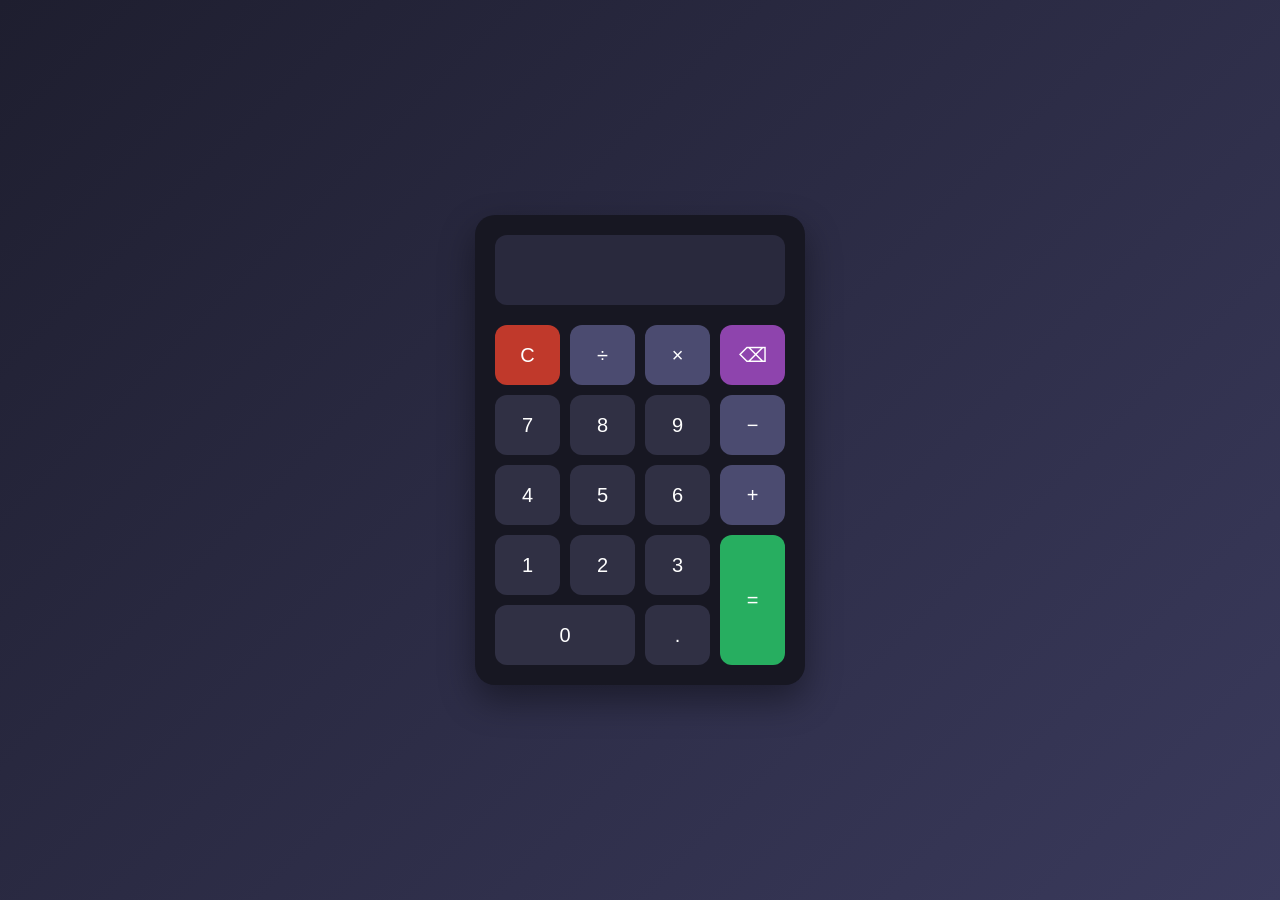
<file: Web Development-Level 2-Calculator/index.html>
<!DOCTYPE html>
<html lang="en">
<head>
    <meta charset="UTF-8">
    <meta name="viewport" content="width=device-width, initial-scale=1.0">
    <title>Calculator</title>
    <link rel="stylesheet" href="style.css">
</head>

<body>

    <div class="calculator">

        <input type="text" id="display" readonly>

        <div class="buttons">

            <button class="clear" id="clear">C</button>
            <button class="operator" data-value="/">÷</button>
            <button class="operator" data-value="*">×</button>
            <button class="delete" id="delete">⌫</button>

            <button data-value="7">7</button>
            <button data-value="8">8</button>
            <button data-value="9">9</button>
            <button class="operator" data-value="-">−</button>

            <button data-value="4">4</button>
            <button data-value="5">5</button>
            <button data-value="6">6</button>
            <button class="operator" data-value="+">+</button>

            <button data-value="1">1</button>
            <button data-value="2">2</button>
            <button data-value="3">3</button>
            <button class="equals" id="equals">=</button>

            <button class="zero" data-value="0">0</button>
            <button data-value=".">.</button>

        </div>

    </div>

    <script src="script.js"></script>
</body>
</html>
</file>
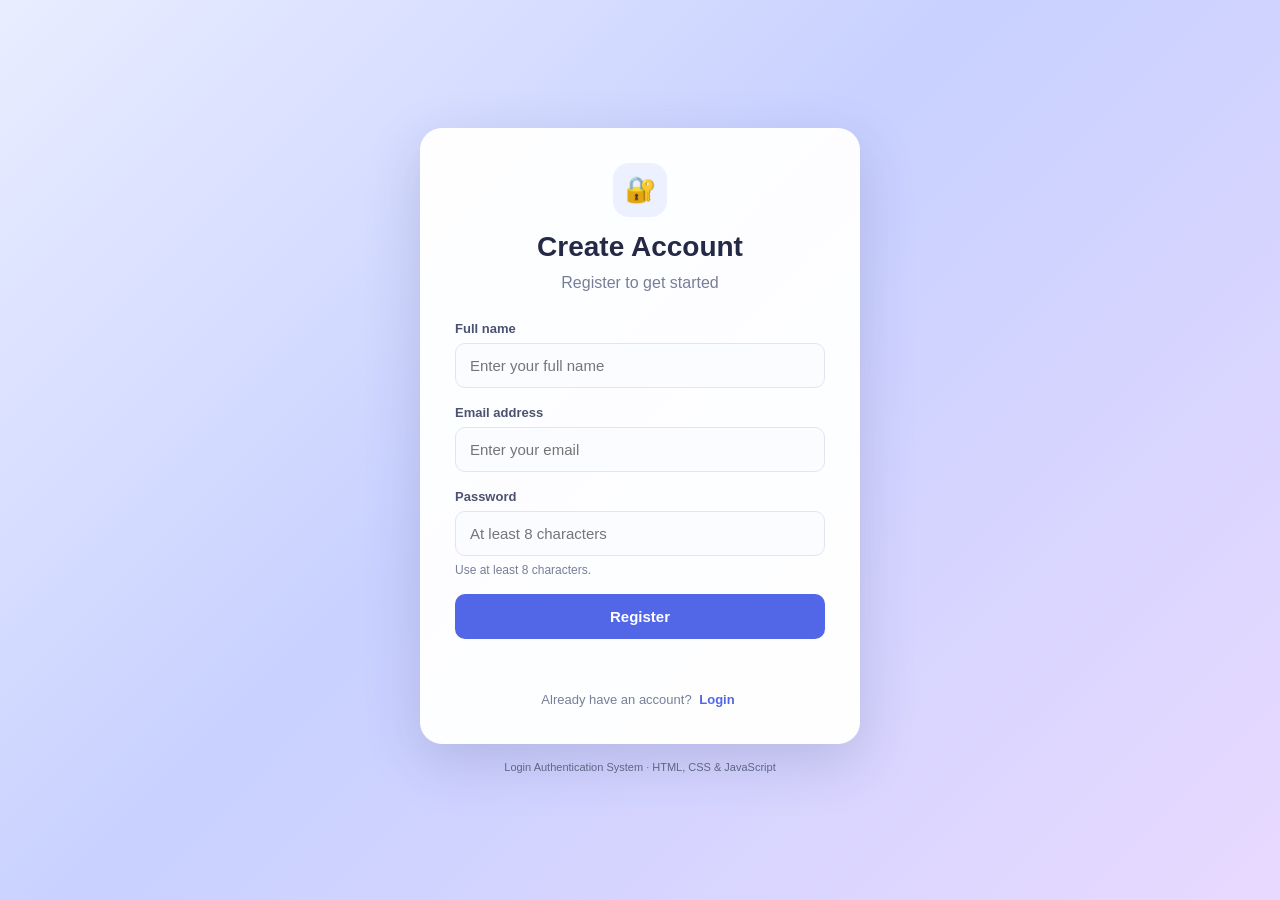
<file: Web Development-Level 2-Login Authentication System/index.html>
<!DOCTYPE html>
<html lang="en">
<head>
    <meta charset="UTF-8">
    <meta name="viewport" content="width=device-width, initial-scale=1.0">
    <title>Login Authentication System</title>
    <link rel="stylesheet" href="style.css">
</head>
<body>
    <main class="container">
        <section class="form-box" id="registerBox">
            <div class="brand-icon">🔐</div>
            <h1>Create Account</h1>
            <p class="subtitle">Register to get started</p>

            <form id="registerForm">
                <label for="registerName">Full name</label>
                <input type="text" id="registerName" placeholder="Enter your full name" autocomplete="name" required>

                <label for="registerEmail">Email address</label>
                <input type="email" id="registerEmail" placeholder="Enter your email" autocomplete="email" required>

                <label for="registerPassword">Password</label>
                <input type="password" id="registerPassword" placeholder="At least 8 characters" autocomplete="new-password" minlength="8" required>
                <small class="hint">Use at least 8 characters.</small>

                <button type="submit" class="primary-btn">Register</button>
            </form>

            <p id="registerMessage" class="message" role="status" aria-live="polite"></p>
            <p class="switch-text">Already have an account?
                <button type="button" class="link-btn" id="showLogin">Login</button>
            </p>
        </section>

        <section class="form-box hidden" id="loginBox">
            <div class="brand-icon">👋</div>
            <h1>Welcome Back</h1>
            <p class="subtitle">Login to your account</p>

            <form id="loginForm">
                <label for="loginEmail">Email address</label>
                <input type="email" id="loginEmail" placeholder="Enter your email" autocomplete="email" required>

                <label for="loginPassword">Password</label>
                <input type="password" id="loginPassword" placeholder="Enter your password" autocomplete="current-password" required>

                <button type="submit" class="primary-btn">Login</button>
            </form>

            <p id="loginMessage" class="message" role="status" aria-live="polite"></p>
            <p class="switch-text">Don't have an account?
                <button type="button" class="link-btn" id="showRegister">Register</button>
            </p>
        </section>

        <section class="form-box hidden" id="dashboardBox">
            <div class="brand-icon">🎉</div>
            <h1>Welcome!</h1>
            <p id="welcomeMessage" class="subtitle"></p>
            <div class="dashboard-content">
                <span class="status-dot"></span>
                <h2>Login Successful</h2>
                <p>You have successfully signed in to the demo dashboard.</p>
                <p class="small-note">This is a protected view for demonstration purposes.</p>
            </div>
            <button type="button" id="logoutBtn" class="logout-btn">Logout</button>
        </section>

        <p class="footer-note">Login Authentication System · HTML, CSS & JavaScript</p>
    </main>
    <script src="script.js"></script>
</body>
</html>
</file>
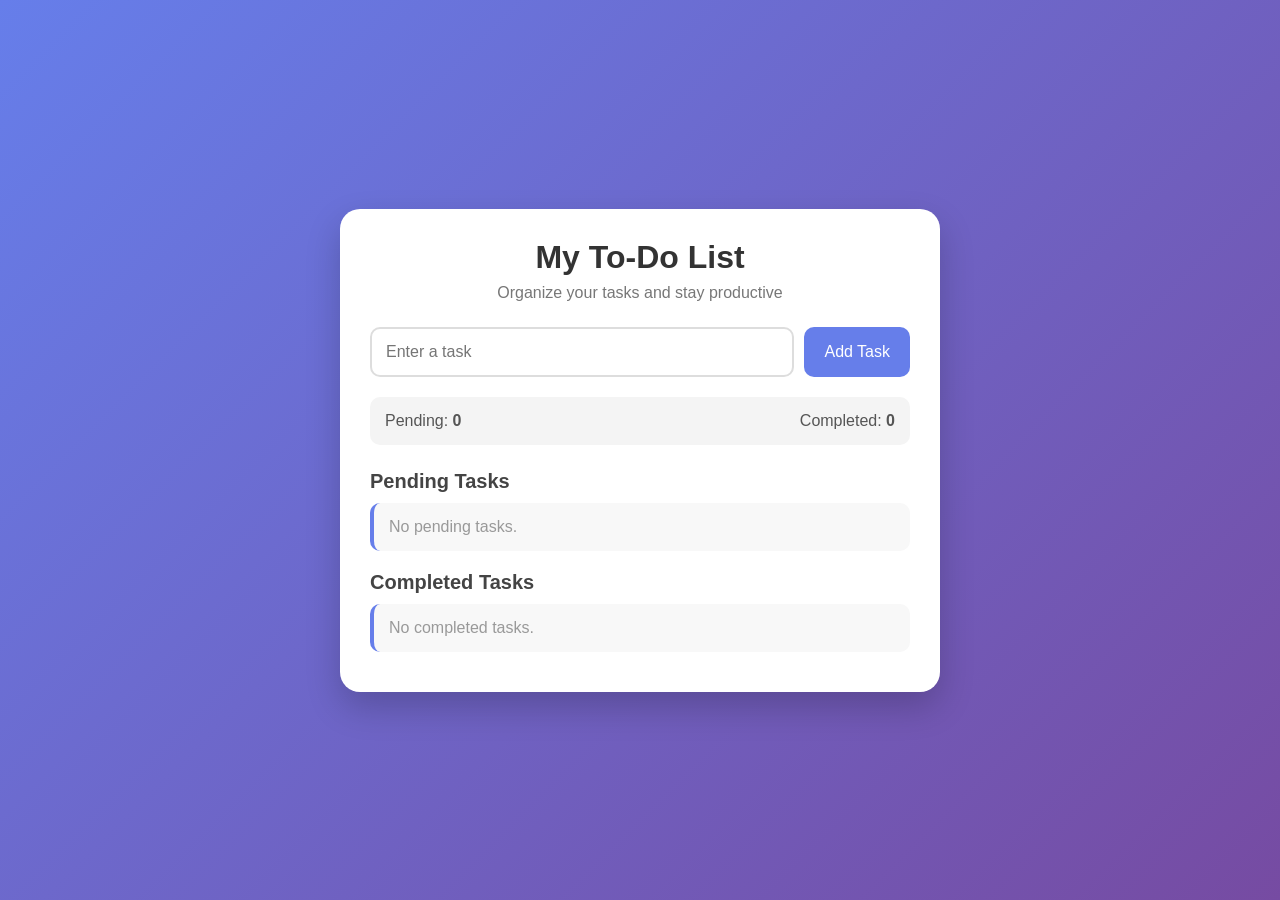
<file: Web Development-Level 2-To-Do Web App/index.html>
<!DOCTYPE html>
<html lang="en">
<head>
    <meta charset="UTF-8">
    <meta name="viewport" content="width=device-width, initial-scale=1.0">
    <title>To-Do Web App</title>
    <link rel="stylesheet" href="style.css">
</head>

<body>

    <div class="todo-container">

        <h1>My To-Do List</h1>
        <p class="subtitle">Organize your tasks and stay productive</p>

        <div class="input-section">
            <input type="text" id="taskInput" placeholder="Enter a task">
            <button id="addTask">Add Task</button>
        </div>

        <div class="task-count">
            <span>Pending: <strong id="pendingCount">0</strong></span>
            <span>Completed: <strong id="completedCount">0</strong></span>
        </div>

        <h2>Pending Tasks</h2>
        <ul id="pendingTasks"></ul>

        <h2>Completed Tasks</h2>
        <ul id="completedTasks"></ul>

    </div>

    <script src="script.js"></script>
</body>
</html>
</file>
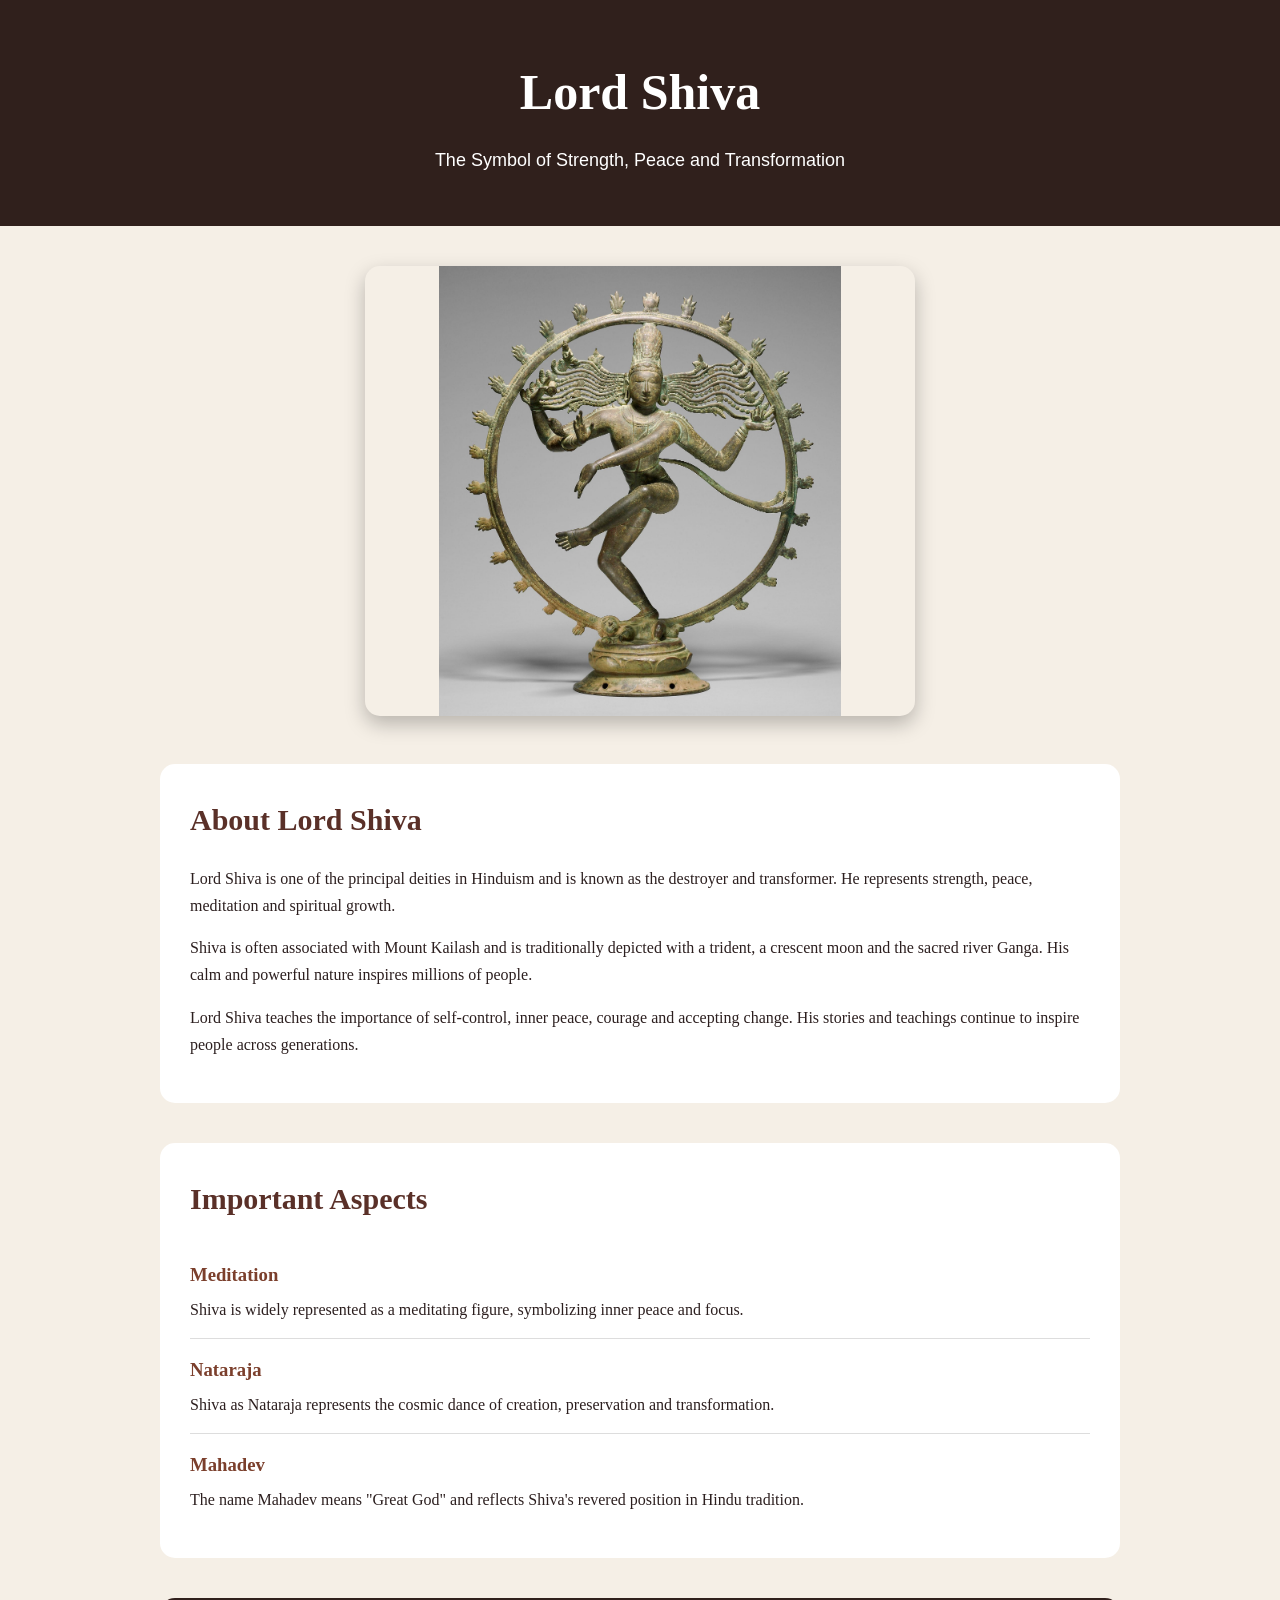
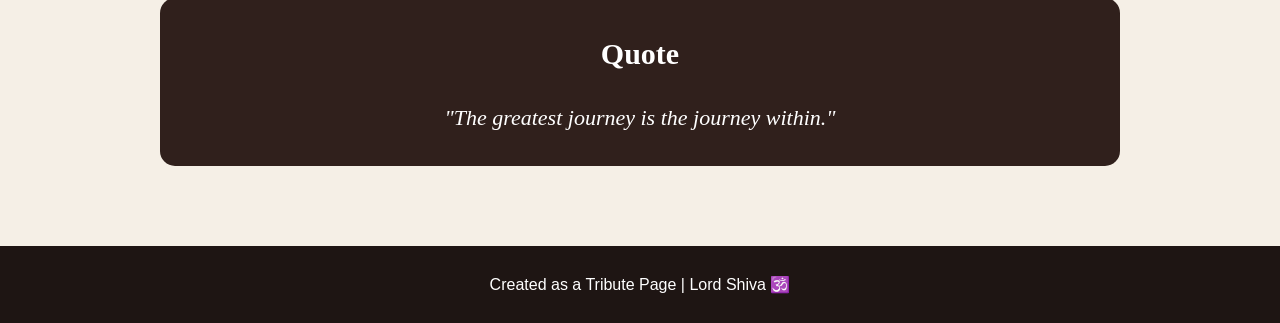
<file: Web Development-Level 2-Tribute Page/index.html>
<!DOCTYPE html>
<html lang="en">
<head>
    <meta charset="UTF-8">
    <meta name="viewport" content="width=device-width, initial-scale=1.0">
    <title>Tribute to Lord Shiva</title>
    <link rel="stylesheet" href="style.css">
</head>

<body>

    <header>
        <h1>Lord Shiva</h1>
        <p>The Symbol of Strength, Peace and Transformation</p>
    </header>

    <main>

        <section class="hero">
            <img src="nataraj.jpg" alt="Lord Shiva as Nataraja">
        </section>

        <section class="about">
            <h2>About Lord Shiva</h2>

            <p>
                Lord Shiva is one of the principal deities in Hinduism and is known
                as the destroyer and transformer. He represents strength, peace,
                meditation and spiritual growth.
            </p>

            <p>
                Shiva is often associated with Mount Kailash and is traditionally
                depicted with a trident, a crescent moon and the sacred river Ganga.
                His calm and powerful nature inspires millions of people.
            </p>

            <p>
                Lord Shiva teaches the importance of self-control, inner peace,
                courage and accepting change. His stories and teachings continue
                to inspire people across generations.
            </p>
        </section>

        <section class="timeline">
            <h2>Important Aspects</h2>

            <div class="timeline-item">
                <h3>Meditation</h3>
                <p>Shiva is widely represented as a meditating figure, symbolizing inner peace and focus.</p>
            </div>

            <div class="timeline-item">
                <h3>Nataraja</h3>
                <p>Shiva as Nataraja represents the cosmic dance of creation, preservation and transformation.</p>
            </div>

            <div class="timeline-item">
                <h3>Mahadev</h3>
                <p>The name Mahadev means "Great God" and reflects Shiva's revered position in Hindu tradition.</p>
            </div>
        </section>

        <section class="quote">
            <h2>Quote</h2>
            <blockquote>
                "The greatest journey is the journey within."
            </blockquote>
        </section>

    </main>

    <footer>
        <p>Created as a Tribute Page | Lord Shiva 🕉️</p>
    </footer>

</body>
</html>
</file>
<file: Web Development-Level 2-Calculator/style.css>
* {
    margin: 0;
    padding: 0;
    box-sizing: border-box;
}

body {
    min-height: 100vh;
    display: flex;
    justify-content: center;
    align-items: center;
    background: linear-gradient(135deg, #1e1e2f, #3a3a5c);
    font-family: Arial, sans-serif;
}

.calculator {
    width: 330px;
    padding: 20px;
    background: #171722;
    border-radius: 20px;
    box-shadow: 0 15px 35px rgba(0, 0, 0, 0.4);
}

#display {
    width: 100%;
    height: 70px;
    margin-bottom: 20px;
    padding: 10px 15px;
    border: none;
    border-radius: 12px;
    background: #29293d;
    color: white;
    font-size: 30px;
    text-align: right;
    outline: none;
}

.buttons {
    display: grid;
    grid-template-columns: repeat(4, 1fr);
    gap: 10px;
}

button {
    height: 60px;
    border: none;
    border-radius: 12px;
    background: #303044;
    color: white;
    font-size: 20px;
    cursor: pointer;
    transition: 0.2s;
}

button:hover {
    background: #44445c;
    transform: translateY(-2px);
}

button:active {
    transform: scale(0.95);
}

.operator {
    background: #4b4b70;
}

.operator:hover {
    background: #5b5b88;
}

.clear {
    background: #c0392b;
}

.clear:hover {
    background: #e04b3d;
}

.delete {
    background: #8e44ad;
}

.delete:hover {
    background: #a65fc4;
}

.equals {
    background: #27ae60;
    grid-row: span 2;
    height: 130px;
}

.equals:hover {
    background: #32c875;
}

.zero {
    grid-column: span 2;
}
</file>
<file: Web Development-Level 2-Login Authentication System/style.css>
* {
    margin: 0;
    padding: 0;
    box-sizing: border-box;
}

:root {
    --primary: #5267e8;
    --primary-dark: #3d50c9;
    --text: #242946;
    --muted: #777f98;
    --border: #e1e5f0;
    --danger: #d93652;
    --success: #168553;
}

body {
    min-height: 100vh;
    padding: 28px 16px;
    display: flex;
    align-items: center;
    justify-content: center;
    font-family: Arial, Helvetica, sans-serif;
    color: var(--text);
    background: linear-gradient(135deg, #e9edff 0%, #c8d1ff 45%, #e8d9ff 100%);
}

.container {
    width: 100%;
    max-width: 440px;
}

.form-box {
    padding: 34px;
    background: rgba(255, 255, 255, 0.96);
    border: 1px solid rgba(255, 255, 255, 0.8);
    border-radius: 22px;
    box-shadow: 0 18px 55px rgba(48, 54, 110, 0.18);
}

.hidden {
    display: none !important;
}

.brand-icon {
    width: 54px;
    height: 54px;
    display: grid;
    place-items: center;
    margin: 0 auto 14px;
    border-radius: 16px;
    background: #edf0ff;
    font-size: 25px;
}

h1 {
    text-align: center;
    font-size: 28px;
    margin-bottom: 8px;
}

.subtitle {
    text-align: center;
    color: var(--muted);
    line-height: 1.5;
    margin-bottom: 26px;
}

form {
    display: flex;
    flex-direction: column;
}

label {
    margin: 0 0 7px;
    font-size: 13px;
    font-weight: 700;
    color: #4b5270;
}

input {
    width: 100%;
    padding: 13px 14px;
    margin-bottom: 17px;
    border: 1px solid var(--border);
    border-radius: 10px;
    outline: none;
    background: #fbfcff;
    color: var(--text);
    font-size: 15px;
    transition: border-color 0.2s, box-shadow 0.2s;
}

input:focus {
    border-color: var(--primary);
    box-shadow: 0 0 0 3px rgba(82, 103, 232, 0.12);
}

.hint {
    margin-top: -10px;
    margin-bottom: 17px;
    color: var(--muted);
    font-size: 12px;
}

.primary-btn,
.logout-btn {
    width: 100%;
    padding: 14px;
    border: none;
    border-radius: 10px;
    background: var(--primary);
    color: #fff;
    font-size: 15px;
    font-weight: 700;
    cursor: pointer;
    transition: background 0.2s, transform 0.2s;
}

.primary-btn:hover {
    background: var(--primary-dark);
    transform: translateY(-1px);
}

.logout-btn {
    background: #e64e65;
}

.logout-btn:hover {
    background: #c93850;
}

.message {
    min-height: 20px;
    margin-top: 13px;
    text-align: center;
    font-size: 13px;
    line-height: 1.5;
}

.message.error {
    color: var(--danger);
}

.message.success {
    color: var(--success);
}

.switch-text {
    margin-top: 18px;
    text-align: center;
    color: var(--muted);
    font-size: 13px;
}

.link-btn {
    padding: 2px 4px;
    border: 0;
    background: transparent;
    color: var(--primary);
    font-size: 13px;
    font-weight: 700;
    cursor: pointer;
}

.dashboard-content {
    margin: 10px 0 22px;
    padding: 24px 18px;
    border-radius: 14px;
    background: #f4f6ff;
    text-align: center;
}

.status-dot {
    display: inline-block;
    width: 10px;
    height: 10px;
    margin-bottom: 10px;
    border-radius: 50%;
    background: #25ad72;
    box-shadow: 0 0 0 5px #dff7eb;
}

.dashboard-content h2 {
    margin-bottom: 10px;
    font-size: 19px;
}

.dashboard-content p {
    color: #68708b;
    font-size: 14px;
    line-height: 1.6;
}

.dashboard-content .small-note {
    margin-top: 12px;
    font-size: 11px;
}

.footer-note {
    padding-top: 17px;
    text-align: center;
    color: #5e6683;
    font-size: 11px;
}

@media (max-width: 480px) {
    .form-box {
        padding: 27px 22px;
    }

    h1 {
        font-size: 25px;
    }
}
</file>
<file: Web Development-Level 2-To-Do Web App/style.css>
* {
    margin: 0;
    padding: 0;
    box-sizing: border-box;
}

body {
    min-height: 100vh;
    display: flex;
    justify-content: center;
    align-items: center;
    padding: 30px 15px;
    background: linear-gradient(135deg, #667eea, #764ba2);
    font-family: Arial, sans-serif;
}

.todo-container {
    width: 100%;
    max-width: 600px;
    padding: 30px;
    background: white;
    border-radius: 20px;
    box-shadow: 0 15px 35px rgba(0, 0, 0, 0.2);
}

h1 {
    text-align: center;
    color: #333;
    margin-bottom: 8px;
}

.subtitle {
    text-align: center;
    color: #777;
    margin-bottom: 25px;
}

.input-section {
    display: flex;
    gap: 10px;
    margin-bottom: 20px;
}

#taskInput {
    flex: 1;
    padding: 14px;
    border: 2px solid #ddd;
    border-radius: 10px;
    font-size: 16px;
    outline: none;
}

#taskInput:focus {
    border-color: #667eea;
}

#addTask {
    padding: 14px 20px;
    border: none;
    border-radius: 10px;
    background: #667eea;
    color: white;
    font-size: 16px;
    cursor: pointer;
}

#addTask:hover {
    background: #5568d8;
}

.task-count {
    display: flex;
    justify-content: space-between;
    padding: 15px;
    margin-bottom: 25px;
    background: #f4f4f4;
    border-radius: 10px;
    color: #555;
}

h2 {
    margin: 20px 0 10px;
    color: #444;
    font-size: 20px;
}

ul {
    list-style: none;
}

li {
    display: flex;
    align-items: center;
    justify-content: space-between;
    gap: 10px;
    padding: 12px 15px;
    margin-bottom: 10px;
    background: #f8f8f8;
    border-radius: 10px;
    border-left: 4px solid #667eea;
}

.task-text {
    flex: 1;
    color: #333;
}

.completed .task-text {
    text-decoration: line-through;
    color: #888;
}

.task-buttons {
    display: flex;
    gap: 6px;
}

.task-buttons button {
    border: none;
    padding: 7px 10px;
    border-radius: 6px;
    cursor: pointer;
    color: white;
}

.complete-btn {
    background: #27ae60;
}

.edit-btn {
    background: #f39c12;
}

.delete-btn {
    background: #e74c3c;
}

.empty-message {
    text-align: center;
    color: #999;
    padding: 15px;
}

@media (max-width: 600px) {
    .todo-container {
        padding: 20px;
    }

    .input-section {
        flex-direction: column;
    }

    #addTask {
        width: 100%;
    }

    li {
        flex-direction: column;
        align-items: stretch;
    }

    .task-buttons {
        justify-content: flex-end;
    }
}
</file>
<file: Web Development-Level 2-Tribute Page/style.css>
* {
    margin: 0;
    padding: 0;
    box-sizing: border-box;
}

body {
    font-family: Georgia, serif;
    line-height: 1.7;
    background: #f5efe6;
    color: #2c1f1f;
}

header {
    text-align: center;
    padding: 50px 20px;
    background: #30201c;
    color: white;
}

header h1 {
    font-size: 50px;
    margin-bottom: 10px;
}

header p {
    font-family: Arial, sans-serif;
    font-size: 18px;
}

main {
    max-width: 1000px;
    margin: auto;
    padding: 40px 20px;
}

.hero {
    text-align: center;
    margin-bottom: 40px;
}

.hero img {
    width: 100%;
    max-width: 550px;
    height: 450px;
    object-fit: contain;
    margin: 0 auto;
    border-radius: 15px;
    box-shadow: 0 8px 20px rgba(0, 0, 0, 0.25);
}

.about,
.timeline,
.quote {
    margin-bottom: 40px;
    padding: 30px;
    border-radius: 15px;
    background: white;
}

h2 {
    font-size: 30px;
    margin-bottom: 20px;
    color: #5a3028;
}

.about p {
    margin-bottom: 15px;
}

.timeline-item {
    padding: 15px 0;
    border-bottom: 1px solid #ddd;
}

.timeline-item:last-child {
    border-bottom: none;
}

.timeline-item h3 {
    color: #7b3f2c;
    margin-bottom: 5px;
}

.quote {
    text-align: center;
    background: #30201c;
    color: white;
}

.quote h2 {
    color: white;
}

blockquote {
    font-size: 22px;
    font-style: italic;
}

footer {
    text-align: center;
    padding: 25px;
    background: #1e1513;
    color: white;
    font-family: Arial, sans-serif;
}

@media (max-width: 600px) {
    header h1 {
        font-size: 38px;
    }

    .hero img {
        height: 300px;
    }

    .about,
    .timeline,
    .quote {
        padding: 20px;
    }
}
</file>
